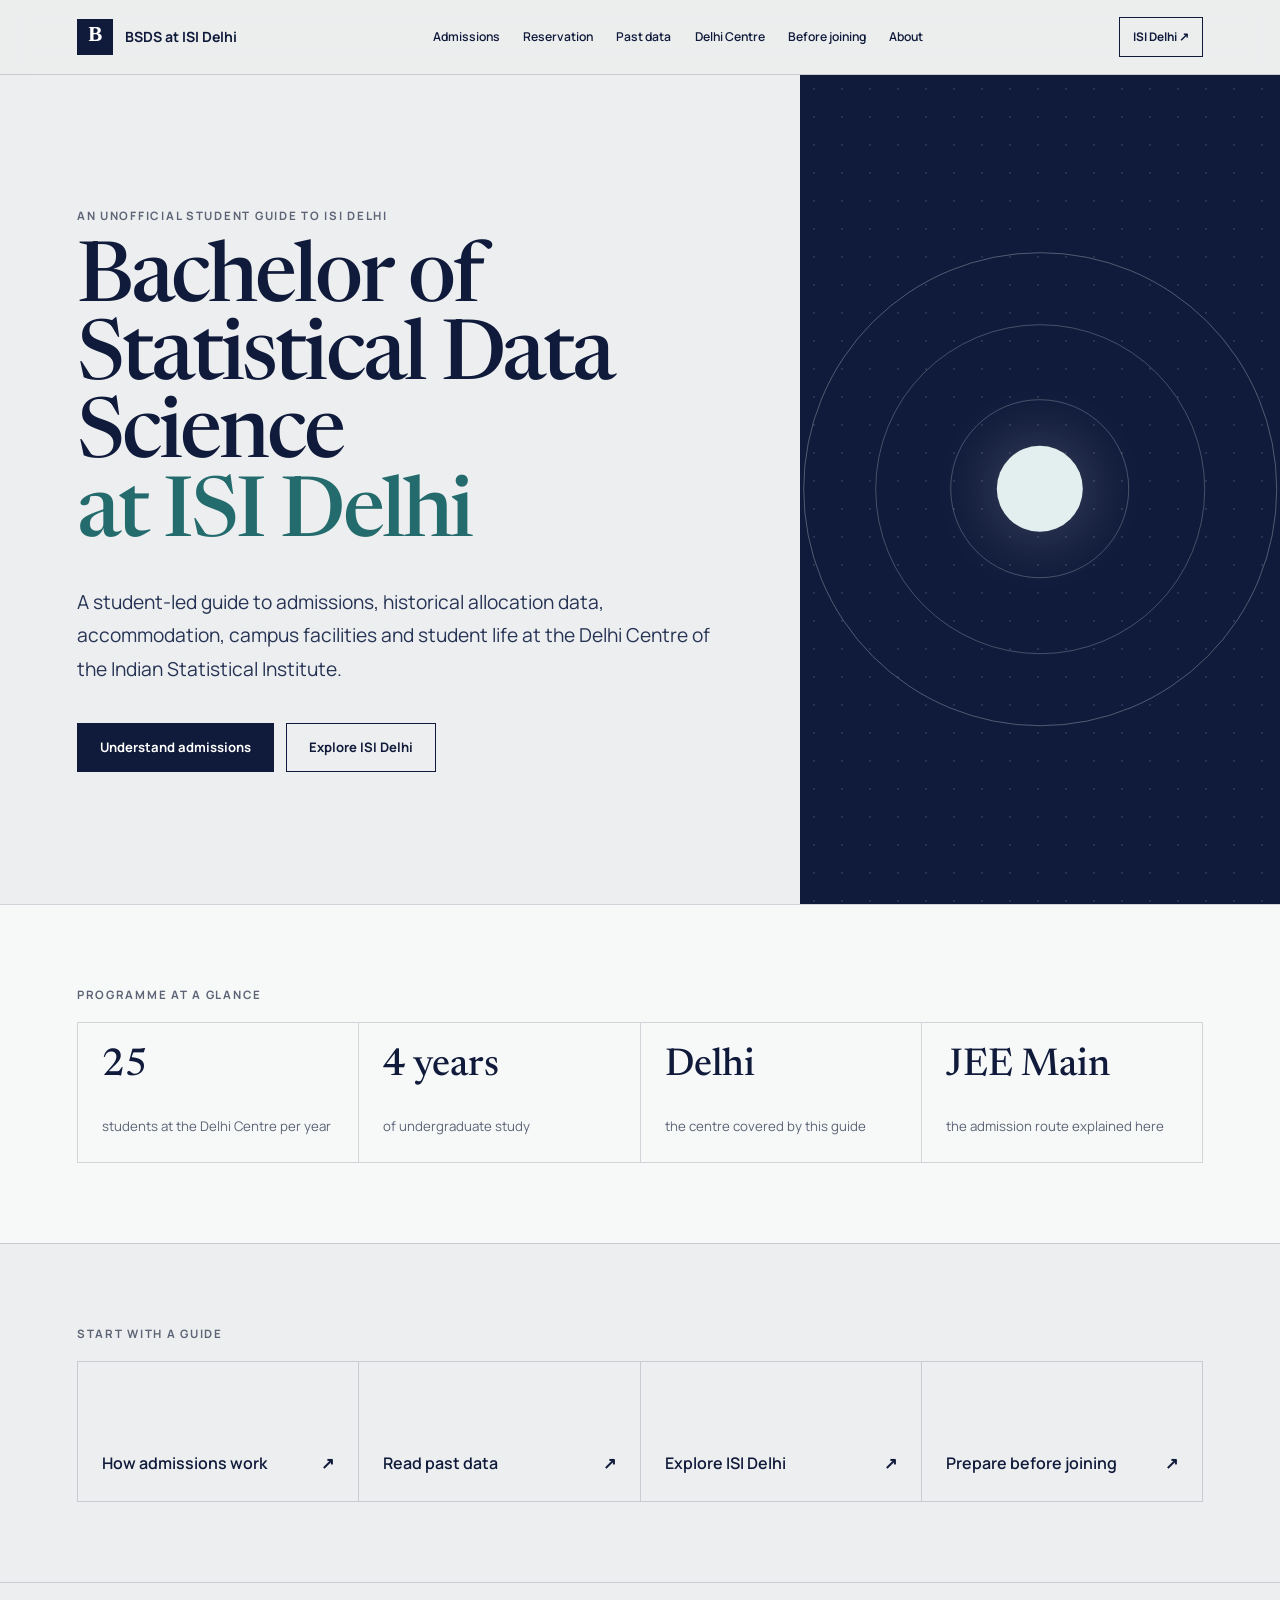
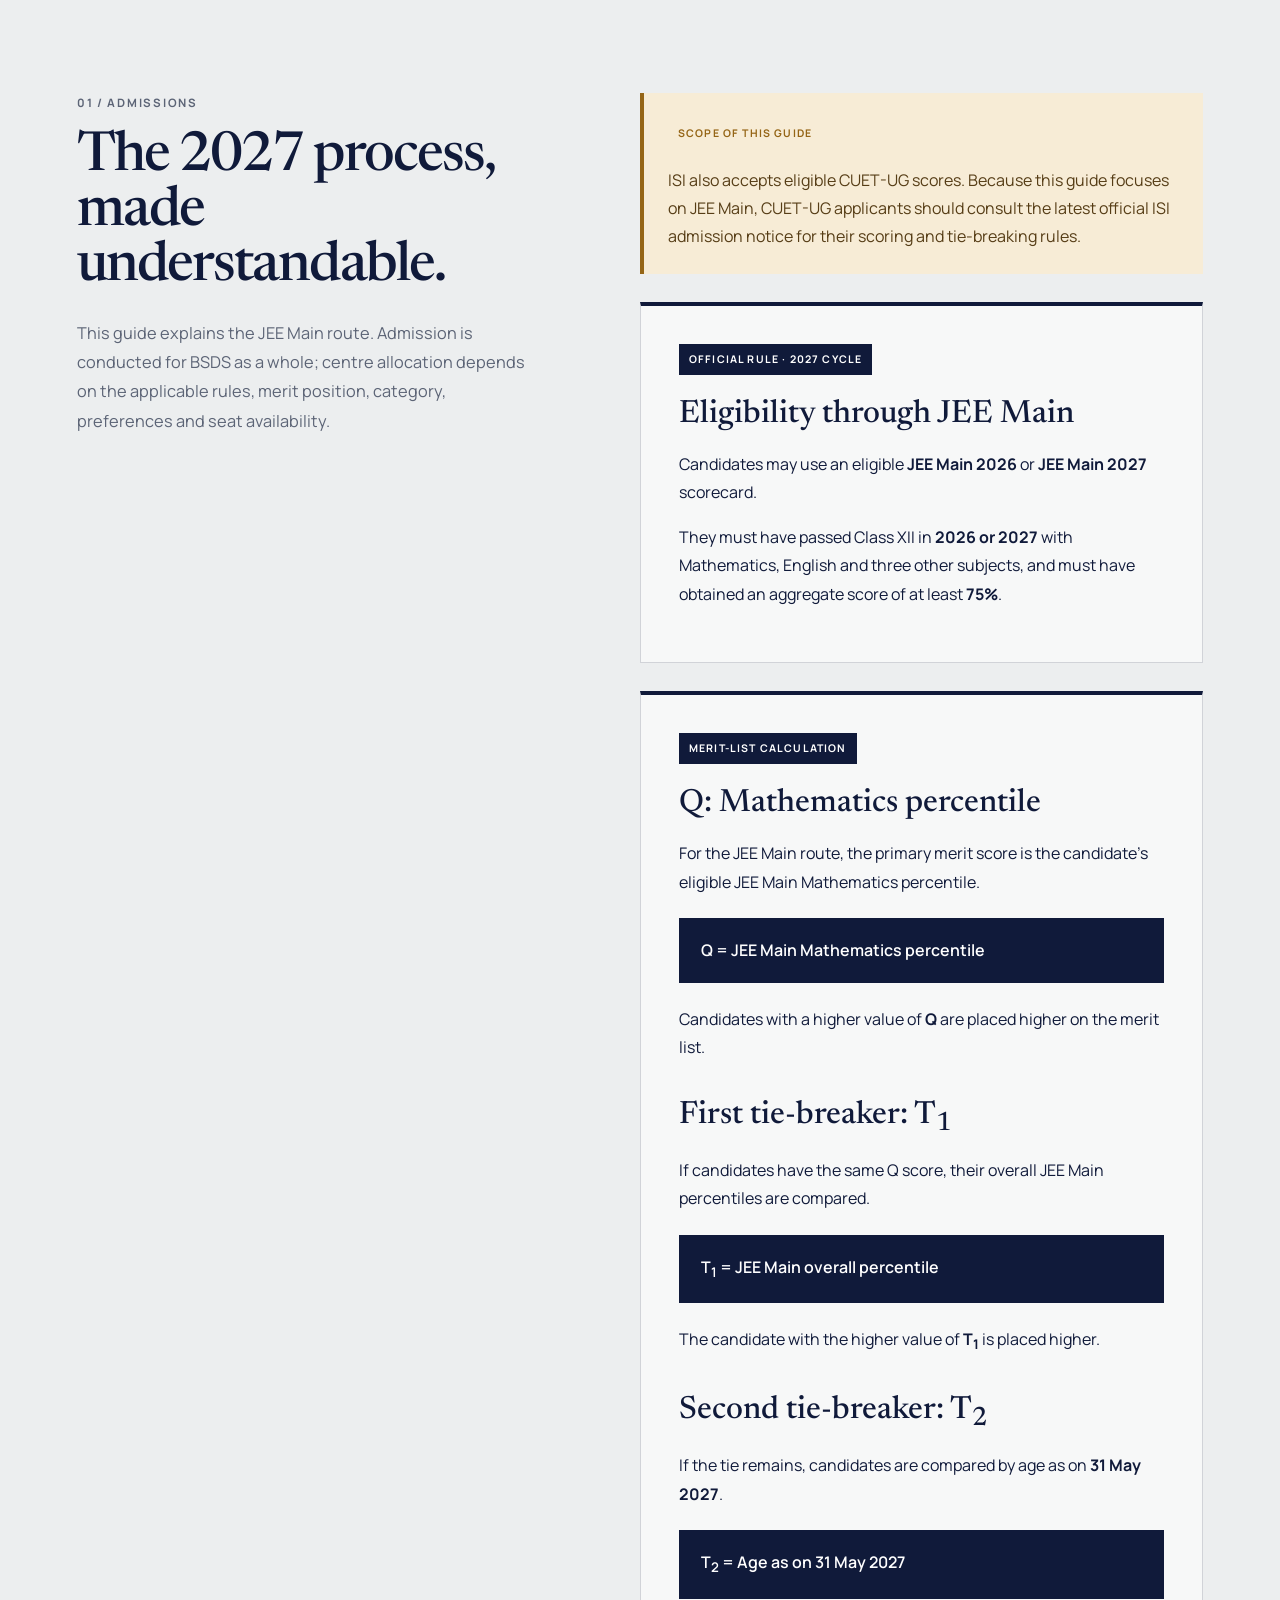
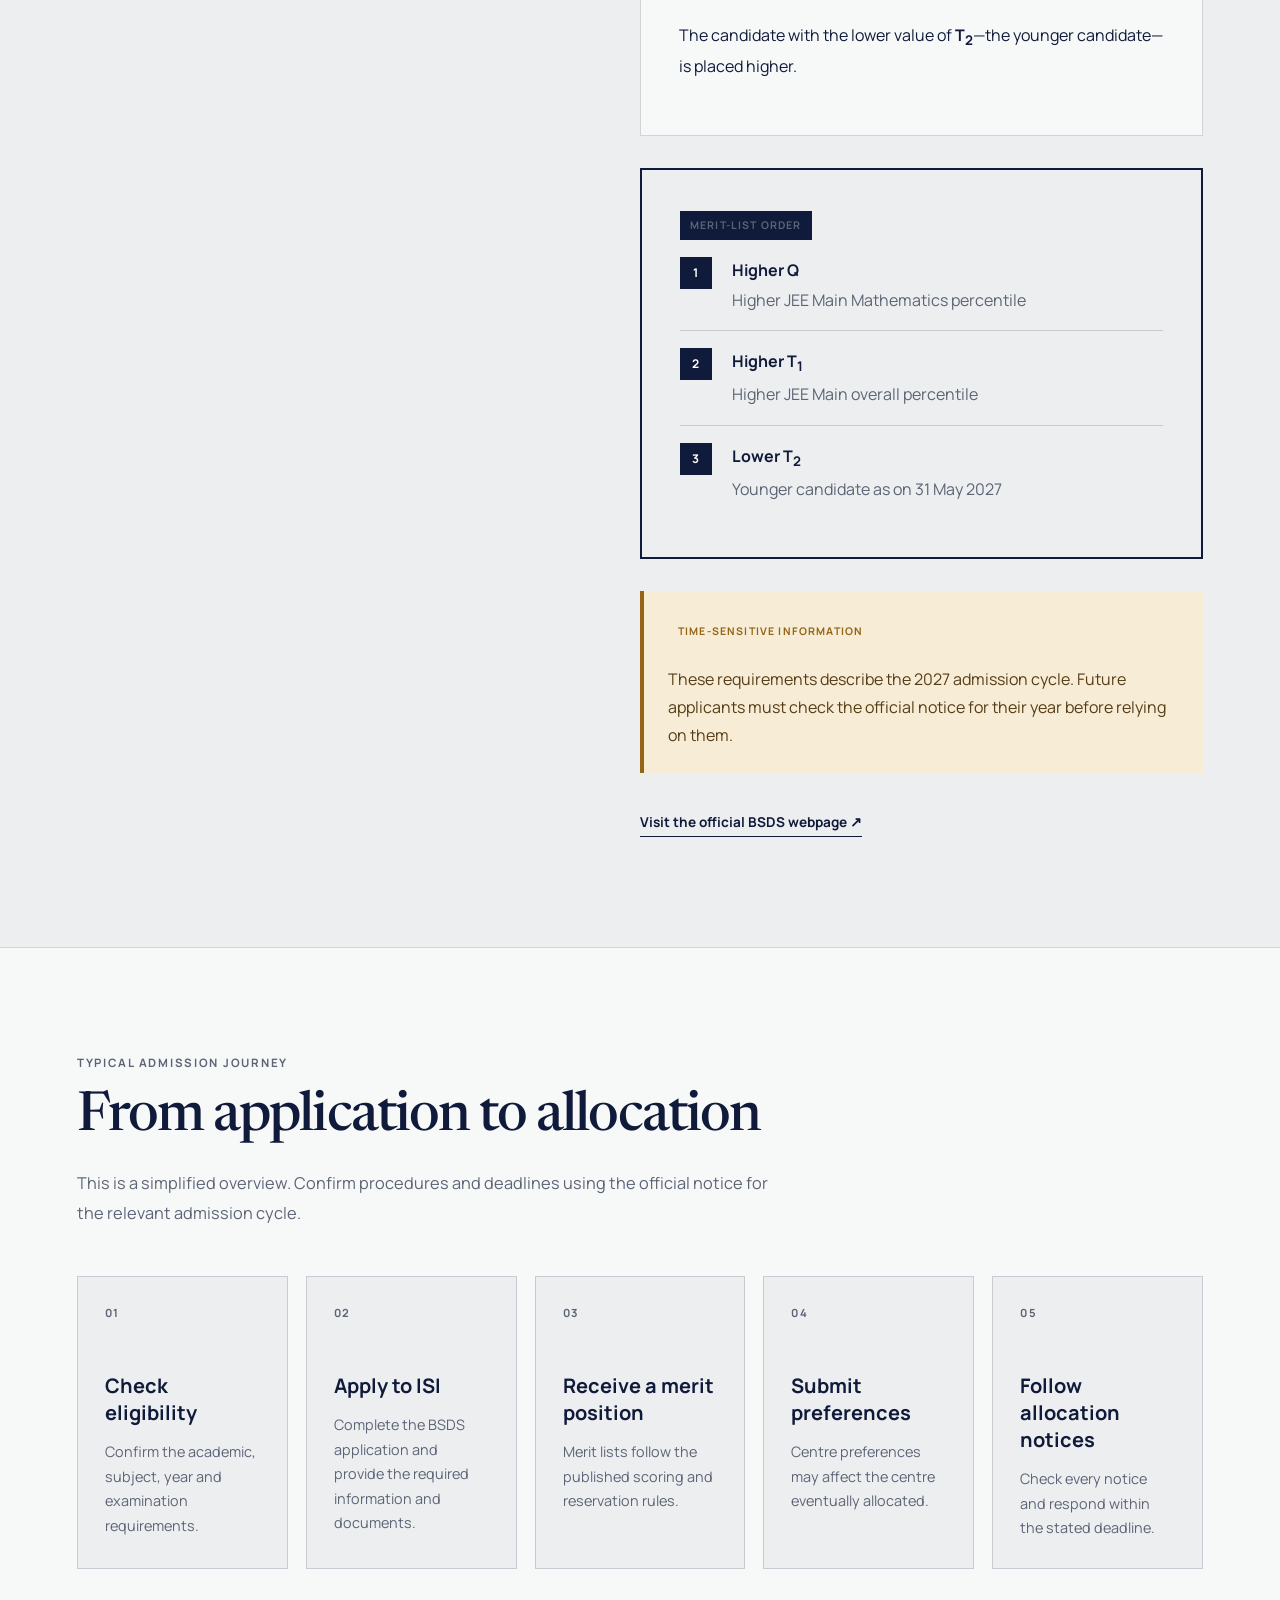
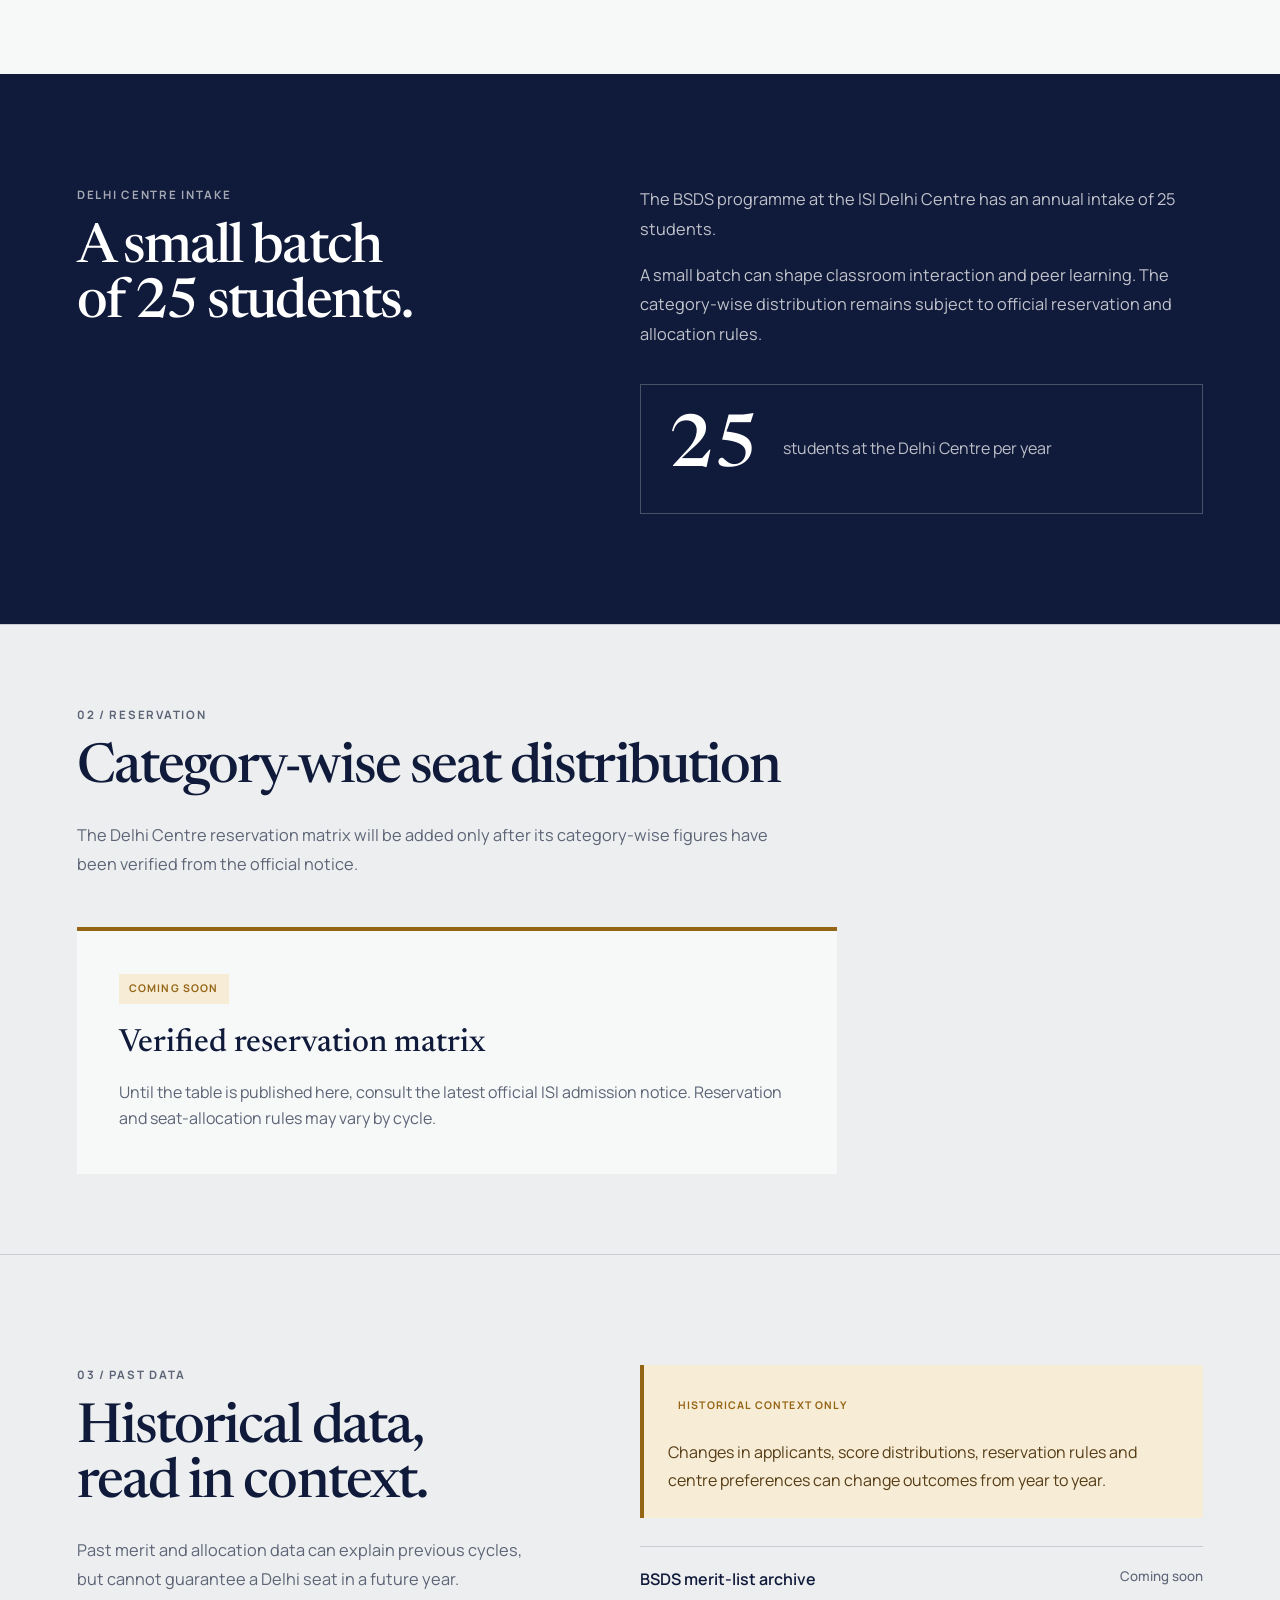
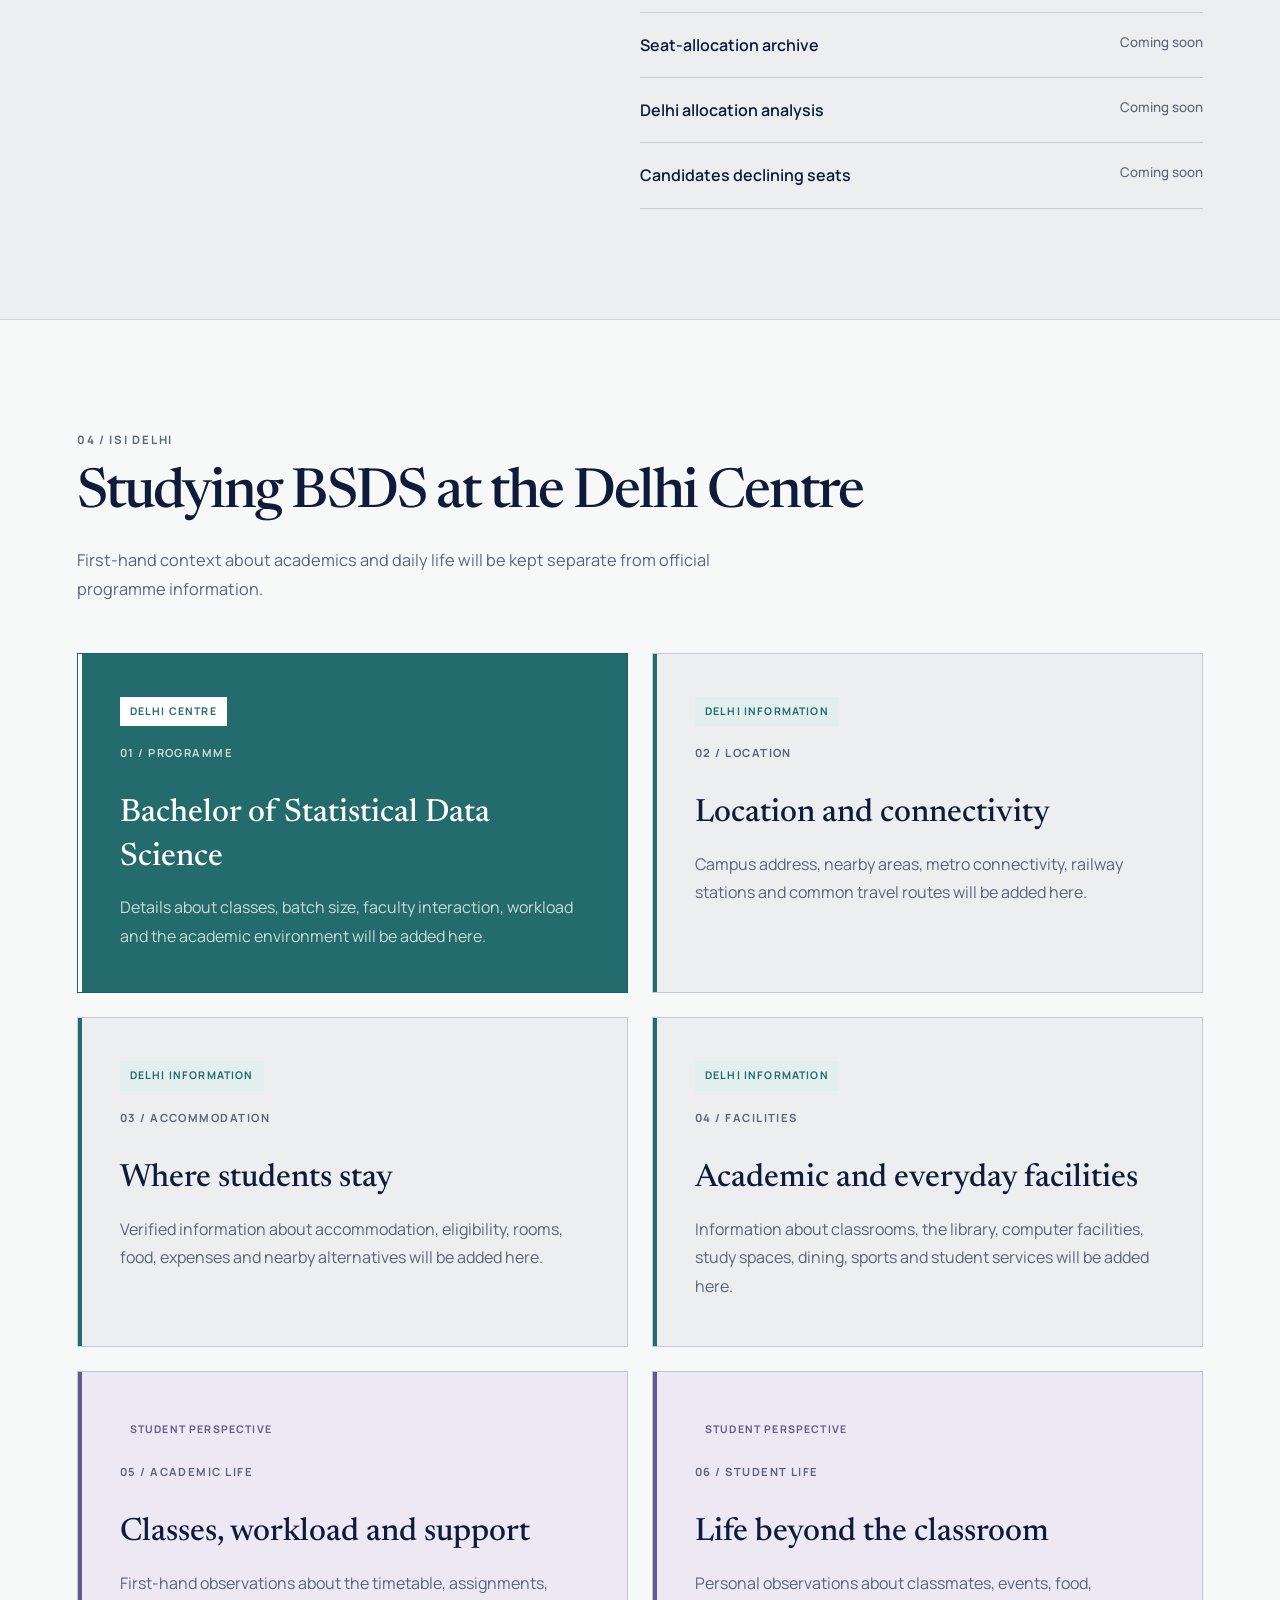
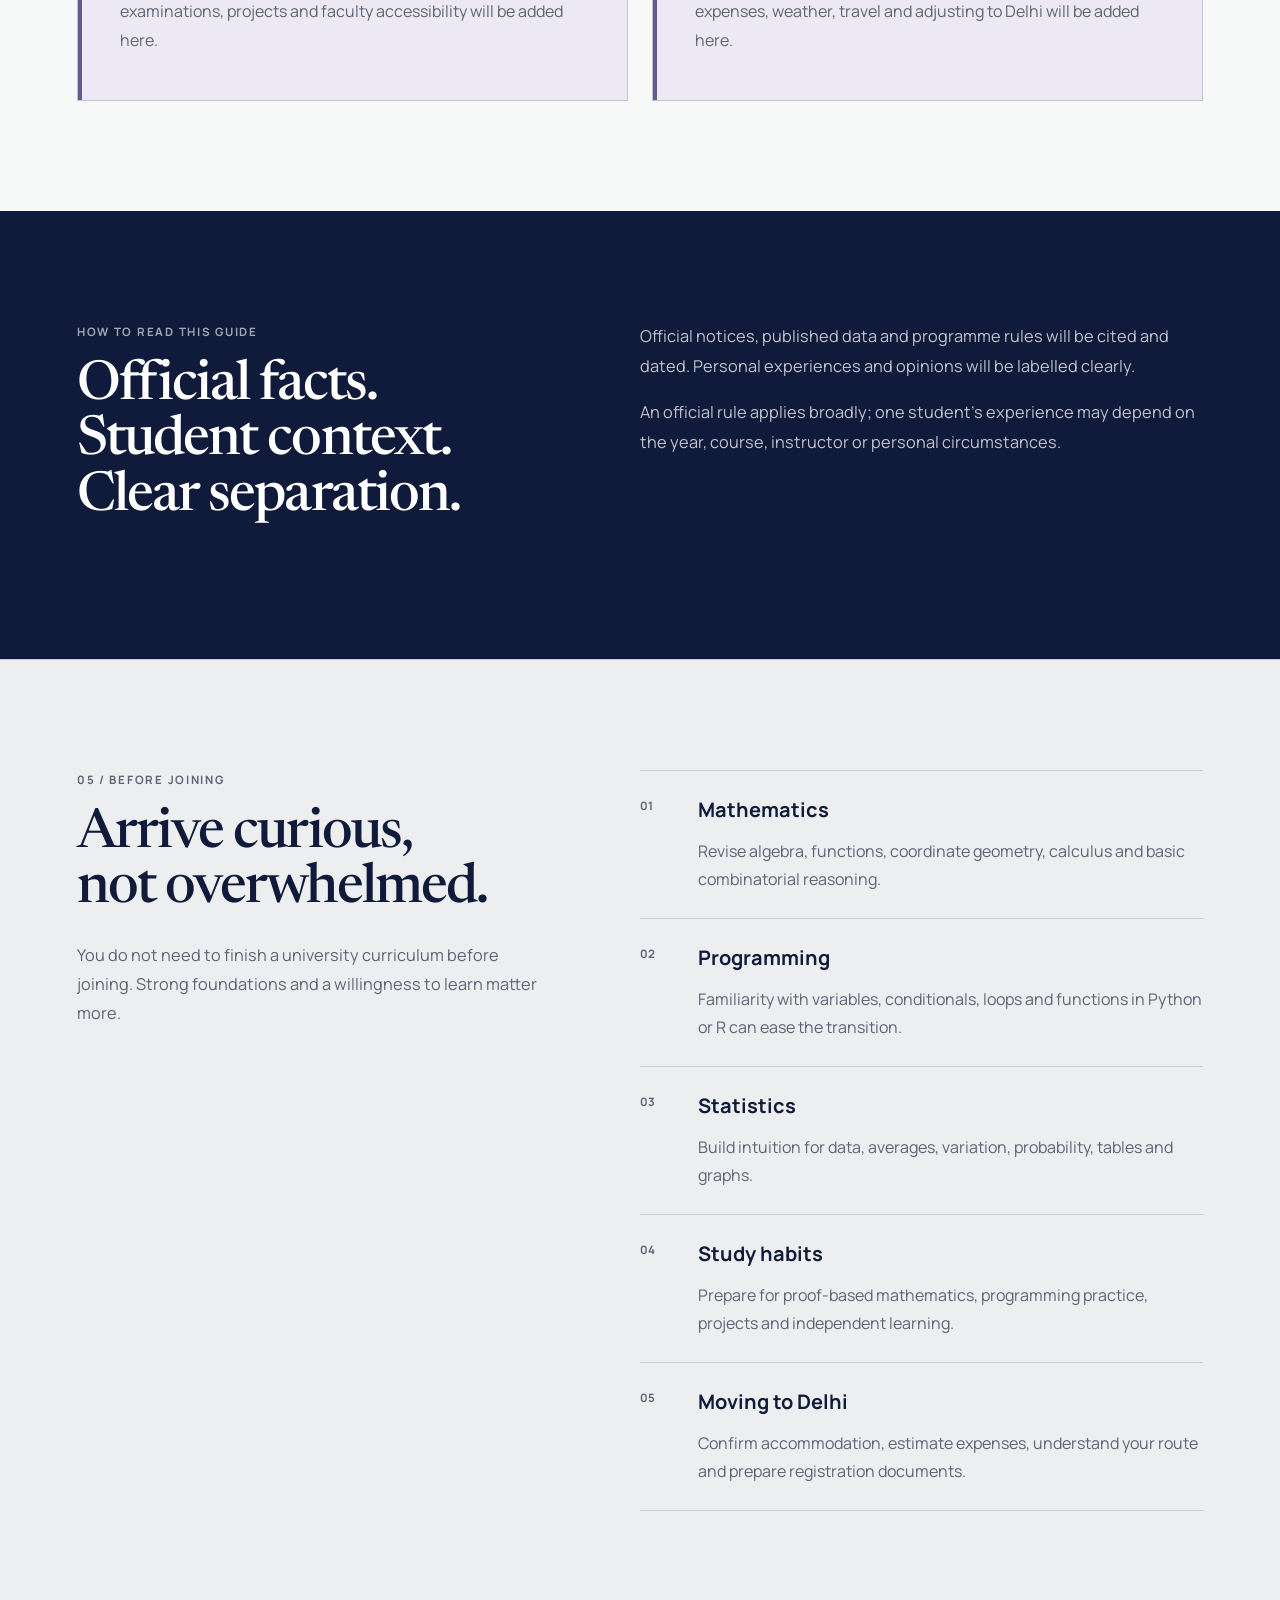
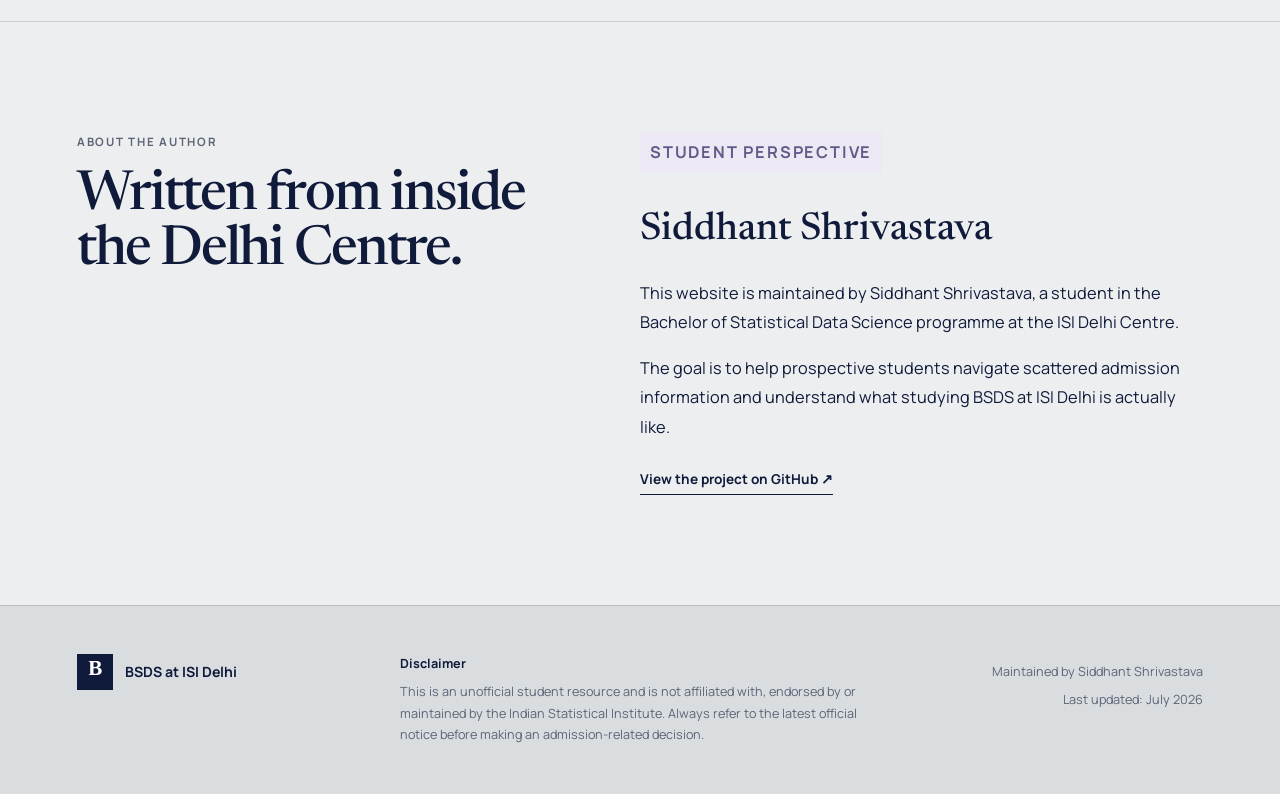
<file: index.html>
<!doctype html>
<html lang="en">
<head>
  <meta charset="UTF-8">
  <meta name="viewport" content="width=device-width, initial-scale=1.0">
  <meta name="description" content="An unofficial student guide to BSDS admissions and student life at the ISI Delhi Centre.">
  <meta name="theme-color" content="#101a3a">
  <title>BSDS at ISI Delhi | Unofficial Student Guide</title>

  <link rel="preconnect" href="https://fonts.googleapis.com">
  <link rel="preconnect" href="https://fonts.gstatic.com" crossorigin>
  <link href="https://fonts.googleapis.com/css2?family=Manrope:wght@400;500;600;700&family=Newsreader:opsz,wght@6..72,500;6..72,650&display=swap" rel="stylesheet">
  <link rel="stylesheet" href="styles.css">
</head>

<body>
  <a class="skip-link" href="#main-content">Skip to main content</a>

  <header class="site-header">
    <a class="brand" href="#top" aria-label="BSDS at ISI Delhi — return to top">
      <span class="monogram" aria-hidden="true">B</span>
      <span>BSDS at ISI Delhi</span>
    </a>

    <nav class="desktop-nav" aria-label="Main navigation">
      <a href="#admissions">Admissions</a>
      <a href="#reservation">Reservation</a>
      <a href="#past-data">Past data</a>
      <a href="#delhi-centre">Delhi Centre</a>
      <a href="#before-joining">Before joining</a>
      <a href="#about">About</a>
    </nav>

    <a class="header-link" href="https://www.isid.ac.in/" target="_blank" rel="noopener noreferrer">ISI Delhi ↗</a>

    <details class="mobile-menu">
      <summary aria-label="Open navigation">Menu</summary>
      <nav aria-label="Mobile navigation">
        <a href="#admissions">Admissions</a>
        <a href="#reservation">Reservation</a>
        <a href="#past-data">Past data</a>
        <a href="#delhi-centre">Delhi Centre</a>
        <a href="#before-joining">Before joining</a>
        <a href="#about">About</a>
      </nav>
    </details>
  </header>

  <main id="main-content">
    <section class="hero" id="top">
      <div class="hero-copy">
        <p class="eyebrow">An unofficial student guide to ISI Delhi</p>
        <h1>Bachelor of<br>Statistical Data Science<br><span>at ISI Delhi</span></h1>
        <p class="lede">A student-led guide to admissions, historical allocation data, accommodation, campus facilities and student life at the Delhi Centre of the Indian Statistical Institute.</p>
        <div class="actions">
          <a class="button button-primary" href="#admissions">Understand admissions</a>
          <a class="button button-secondary" href="#delhi-centre">Explore ISI Delhi</a>
        </div>
      </div>

      <div class="hero-art" aria-hidden="true">
        <div class="dots"></div>
        <div class="rings"></div>
        <div class="orb"></div>
      </div>
    </section>

    <section class="facts" aria-labelledby="facts-title">
      <p class="eyebrow" id="facts-title">Programme at a glance</p>
      <div class="fact-grid">
        <article><strong>25</strong><span>students at the Delhi Centre per year</span></article>
        <article><strong>4 years</strong><span>of undergraduate study</span></article>
        <article><strong>Delhi</strong><span>the centre covered by this guide</span></article>
        <article><strong>JEE Main</strong><span>the admission route explained here</span></article>
      </div>
    </section>

    <section class="quick-links" aria-labelledby="quick-title">
      <p class="eyebrow" id="quick-title">Start with a guide</p>
      <div class="quick-grid">
        <a href="#admissions"><span>How admissions work</span><span aria-hidden="true">↗</span></a>
        <a href="#past-data"><span>Read past data</span><span aria-hidden="true">↗</span></a>
        <a href="#delhi-centre"><span>Explore ISI Delhi</span><span aria-hidden="true">↗</span></a>
        <a href="#before-joining"><span>Prepare before joining</span><span aria-hidden="true">↗</span></a>
      </div>
    </section>

    <section class="split-section" id="admissions">
      <div class="section-intro">
        <p class="section-number">01 / Admissions</p>
        <h2>The 2027 process,<br>made understandable.</h2>
        <p class="section-summary">This guide explains the JEE Main route. Admission is conducted for BSDS as a whole; centre allocation depends on the applicable rules, merit position, category, preferences and seat availability.</p>
      </div>

      <div class="section-content">
        <aside class="notice warning-notice">
          <p class="content-label warning-label">Scope of this guide</p>
          <p>ISI also accepts eligible CUET-UG scores. Because this guide focuses on JEE Main, CUET-UG applicants should consult the latest official ISI admission notice for their scoring and tie-breaking rules.</p>
        </aside>

        <article class="information-box official-box">
          <p class="content-label official-label">Official rule · 2027 cycle</p>
          <h3>Eligibility through JEE Main</h3>
          <p>Candidates may use an eligible <strong>JEE Main 2026</strong> or <strong>JEE Main 2027</strong> scorecard.</p>
          <p>They must have passed Class XII in <strong>2026 or 2027</strong> with Mathematics, English and three other subjects, and must have obtained an aggregate score of at least <strong>75%</strong>.</p>
        </article>

        <article class="information-box official-box">
          <p class="content-label official-label">Merit-list calculation</p>
          <h3>Q: Mathematics percentile</h3>
          <p>For the JEE Main route, the primary merit score is the candidate’s eligible JEE Main Mathematics percentile.</p>
          <div class="formula">Q = JEE Main Mathematics percentile</div>
          <p>Candidates with a higher value of <strong>Q</strong> are placed higher on the merit list.</p>

          <h3>First tie-breaker: T<sub>1</sub></h3>
          <p>If candidates have the same Q score, their overall JEE Main percentiles are compared.</p>
          <div class="formula">T<sub>1</sub> = JEE Main overall percentile</div>
          <p>The candidate with the higher value of <strong>T<sub>1</sub></strong> is placed higher.</p>

          <h3>Second tie-breaker: T<sub>2</sub></h3>
          <p>If the tie remains, candidates are compared by age as on <strong>31 May 2027</strong>.</p>
          <div class="formula">T<sub>2</sub> = Age as on 31 May 2027</div>
          <p>The candidate with the lower value of <strong>T<sub>2</sub></strong>—the younger candidate—is placed higher.</p>
        </article>

        <div class="ranking-card" aria-label="Merit-list ranking order">
          <p class="content-label official-label">Merit-list order</p>
          <ol>
            <li><span>1</span><div><strong>Higher Q</strong><p>Higher JEE Main Mathematics percentile</p></div></li>
            <li><span>2</span><div><strong>Higher T<sub>1</sub></strong><p>Higher JEE Main overall percentile</p></div></li>
            <li><span>3</span><div><strong>Lower T<sub>2</sub></strong><p>Younger candidate as on 31 May 2027</p></div></li>
          </ol>
        </div>

        <aside class="notice date-notice">
          <p class="content-label warning-label">Time-sensitive information</p>
          <p>These requirements describe the 2027 admission cycle. Future applicants must check the official notice for their year before relying on them.</p>
        </aside>

        <a class="text-link" href="https://www.isical.ac.in/~deanweb/bsds.html" target="_blank" rel="noopener noreferrer">Visit the official BSDS webpage ↗</a>
      </div>
    </section>

    <section class="journey-section" aria-labelledby="journey-title">
      <div class="wide-heading">
        <p class="section-number">Typical admission journey</p>
        <h2 id="journey-title">From application to allocation</h2>
        <p>This is a simplified overview. Confirm procedures and deadlines using the official notice for the relevant admission cycle.</p>
      </div>
      <div class="journey-grid">
        <article><span>01</span><h3>Check eligibility</h3><p>Confirm the academic, subject, year and examination requirements.</p></article>
        <article><span>02</span><h3>Apply to ISI</h3><p>Complete the BSDS application and provide the required information and documents.</p></article>
        <article><span>03</span><h3>Receive a merit position</h3><p>Merit lists follow the published scoring and reservation rules.</p></article>
        <article><span>04</span><h3>Submit preferences</h3><p>Centre preferences may affect the centre eventually allocated.</p></article>
        <article><span>05</span><h3>Follow allocation notices</h3><p>Check every notice and respond within the stated deadline.</p></article>
      </div>
    </section>

    <section class="dark-section intake-section">
      <div>
        <p class="eyebrow">Delhi Centre intake</p>
        <h2>A small batch<br>of 25 students.</h2>
      </div>
      <div class="dark-copy">
        <p>The BSDS programme at the ISI Delhi Centre has an annual intake of 25 students.</p>
        <p>A small batch can shape classroom interaction and peer learning. The category-wise distribution remains subject to official reservation and allocation rules.</p>
        <div class="intake-stat"><strong>25</strong><span>students at the Delhi Centre per year</span></div>
      </div>
    </section>

    <section class="standard-section" id="reservation">
      <div class="wide-heading">
        <p class="section-number">02 / Reservation</p>
        <h2>Category-wise seat distribution</h2>
        <p>The Delhi Centre reservation matrix will be added only after its category-wise figures have been verified from the official notice.</p>
      </div>
      <div class="coming-soon-card">
        <p class="content-label warning-label">Coming soon</p>
        <h3>Verified reservation matrix</h3>
        <p>Until the table is published here, consult the latest official ISI admission notice. Reservation and seat-allocation rules may vary by cycle.</p>
      </div>
    </section>

    <section class="split-section" id="past-data">
      <div class="section-intro">
        <p class="section-number">03 / Past data</p>
        <h2>Historical data,<br>read in context.</h2>
        <p class="section-summary">Past merit and allocation data can explain previous cycles, but cannot guarantee a Delhi seat in a future year.</p>
      </div>
      <div class="section-content">
        <aside class="notice warning-notice">
          <p class="content-label warning-label">Historical context only</p>
          <p>Changes in applicants, score distributions, reservation rules and centre preferences can change outcomes from year to year.</p>
        </aside>
        <div class="resource-list" aria-label="Planned historical data resources">
          <div><span>BSDS merit-list archive</span><small>Coming soon</small></div>
          <div><span>Seat-allocation archive</span><small>Coming soon</small></div>
          <div><span>Delhi allocation analysis</span><small>Coming soon</small></div>
          <div><span>Candidates declining seats</span><small>Coming soon</small></div>
        </div>
      </div>
    </section>

    <section class="delhi-section" id="delhi-centre">
      <div class="wide-heading">
        <p class="section-number">04 / ISI Delhi</p>
        <h2>Studying BSDS at the Delhi Centre</h2>
        <p>First-hand context about academics and daily life will be kept separate from official programme information.</p>
      </div>
      <div class="delhi-grid">
        <article class="delhi-card featured"><p class="content-label delhi-label">Delhi Centre</p><span class="card-number">01 / Programme</span><h3>Bachelor of Statistical Data Science</h3><p>Details about classes, batch size, faculty interaction, workload and the academic environment will be added here.</p></article>
        <article class="delhi-card"><p class="content-label delhi-label">Delhi information</p><span class="card-number">02 / Location</span><h3>Location and connectivity</h3><p>Campus address, nearby areas, metro connectivity, railway stations and common travel routes will be added here.</p></article>
        <article class="delhi-card" id="accommodation"><p class="content-label delhi-label">Delhi information</p><span class="card-number">03 / Accommodation</span><h3>Where students stay</h3><p>Verified information about accommodation, eligibility, rooms, food, expenses and nearby alternatives will be added here.</p></article>
        <article class="delhi-card"><p class="content-label delhi-label">Delhi information</p><span class="card-number">04 / Facilities</span><h3>Academic and everyday facilities</h3><p>Information about classrooms, the library, computer facilities, study spaces, dining, sports and student services will be added here.</p></article>
        <article class="delhi-card perspective-card"><p class="content-label perspective-label">Student perspective</p><span class="card-number">05 / Academic life</span><h3>Classes, workload and support</h3><p>First-hand observations about the timetable, assignments, examinations, projects and faculty accessibility will be added here.</p></article>
        <article class="delhi-card perspective-card"><p class="content-label perspective-label">Student perspective</p><span class="card-number">06 / Student life</span><h3>Life beyond the classroom</h3><p>Personal observations about classmates, events, food, expenses, weather, travel and adjusting to Delhi will be added here.</p></article>
      </div>
    </section>

    <section class="dark-section method-section">
      <div><p class="eyebrow">How to read this guide</p><h2>Official facts.<br>Student context.<br>Clear separation.</h2></div>
      <div class="dark-copy"><p>Official notices, published data and programme rules will be cited and dated. Personal experiences and opinions will be labelled clearly.</p><p>An official rule applies broadly; one student’s experience may depend on the year, course, instructor or personal circumstances.</p></div>
    </section>

    <section class="split-section" id="before-joining">
      <div class="section-intro"><p class="section-number">05 / Before joining</p><h2>Arrive curious,<br>not overwhelmed.</h2><p class="section-summary">You do not need to finish a university curriculum before joining. Strong foundations and a willingness to learn matter more.</p></div>
      <div class="preparation-list">
        <article><span>01</span><div><h3>Mathematics</h3><p>Revise algebra, functions, coordinate geometry, calculus and basic combinatorial reasoning.</p></div></article>
        <article><span>02</span><div><h3>Programming</h3><p>Familiarity with variables, conditionals, loops and functions in Python or R can ease the transition.</p></div></article>
        <article><span>03</span><div><h3>Statistics</h3><p>Build intuition for data, averages, variation, probability, tables and graphs.</p></div></article>
        <article><span>04</span><div><h3>Study habits</h3><p>Prepare for proof-based mathematics, programming practice, projects and independent learning.</p></div></article>
        <article><span>05</span><div><h3>Moving to Delhi</h3><p>Confirm accommodation, estimate expenses, understand your route and prepare registration documents.</p></div></article>
      </div>
    </section>

    <section class="split-section about-section" id="about">
      <div class="section-intro"><p class="section-number">About the author</p><h2>Written from inside<br>the Delhi Centre.</h2></div>
      <div class="section-content"><p class="content-label perspective-label">Student perspective</p><h3 class="author-name">Siddhant Shrivastava</h3><p>This website is maintained by Siddhant Shrivastava, a student in the Bachelor of Statistical Data Science programme at the ISI Delhi Centre.</p><p>The goal is to help prospective students navigate scattered admission information and understand what studying BSDS at ISI Delhi is actually like.</p><a class="text-link" href="https://github.com/sid-computing/bsds-admissions" target="_blank" rel="noopener noreferrer">View the project on GitHub ↗</a></div>
    </section>
  </main>

  <footer>
    <div class="footer-brand"><span class="monogram" aria-hidden="true">B</span><strong>BSDS at ISI Delhi</strong></div>
    <div><strong>Disclaimer</strong><p>This is an unofficial student resource and is not affiliated with, endorsed by or maintained by the Indian Statistical Institute. Always refer to the latest official notice before making an admission-related decision.</p></div>
    <div class="footer-meta"><p>Maintained by Siddhant Shrivastava</p><p>Last updated: July 2026</p></div>
  </footer>
</body>
</html>
</file>
<file: styles.css>
:root {
  --silver: #eceeef;
  --silver-light: #f7f8f8;
  --silver-dark: #d9dddf;
  --midnight: #101a3a;
  --midnight-soft: #263354;
  --teal: #246b6d;
  --teal-light: #e2efee;
  --amber: #956516;
  --amber-light: #f7ecd6;
  --lavender: #625a88;
  --lavender-light: #ece9f5;
  --white: #fff;
  --muted: #5c6476;
  --line: rgba(16, 26, 58, 0.16);
  --shadow: 0 18px 45px rgba(16, 26, 58, 0.1);
  --side: clamp(22px, 6vw, 96px);
}

* { box-sizing: border-box; }
html { scroll-behavior: smooth; scroll-padding-top: 92px; }
body { margin: 0; background: var(--silver); color: var(--midnight); font-family: "Manrope", sans-serif; line-height: 1.65; }
a { color: inherit; }
h1, h2, h3, p { margin-top: 0; }
h1, h2 { font-family: "Newsreader", serif; font-weight: 500; letter-spacing: -0.035em; }
h1 { margin-bottom: 30px; font-size: clamp(3.25rem, 6.5vw, 6.8rem); line-height: .94; }
h1 span { color: var(--teal); }
h2 { margin-bottom: 24px; font-size: clamp(2.5rem, 4.3vw, 4.8rem); line-height: 1; }
h3 { margin-bottom: 14px; font-size: 1.25rem; line-height: 1.35; }
section { scroll-margin-top: 92px; }
.skip-link { position: fixed; top: 8px; left: 8px; z-index: 1000; padding: 10px 14px; background: var(--white); transform: translateY(-150%); }
.skip-link:focus { transform: translateY(0); }
.eyebrow, .section-number { margin-bottom: 18px; color: var(--muted); font-size: .72rem; font-weight: 700; letter-spacing: .15em; text-transform: uppercase; }

.site-header { position: sticky; top: 0; z-index: 100; display: grid; grid-template-columns: auto 1fr auto; align-items: center; gap: 32px; padding: 17px var(--side); background: rgba(236,238,239,.94); border-bottom: 1px solid var(--line); backdrop-filter: blur(14px); }
.brand, .footer-brand { display: inline-flex; align-items: center; gap: 12px; font-size: .88rem; font-weight: 700; text-decoration: none; }
.monogram { display: inline-grid; width: 36px; height: 36px; flex: 0 0 auto; place-items: center; background: var(--midnight); color: var(--white); font-family: "Newsreader", serif; font-size: 1.3rem; }
.desktop-nav { display: flex; justify-content: center; gap: clamp(14px, 1.8vw, 28px); }
.desktop-nav a { position: relative; font-size: .76rem; font-weight: 600; text-decoration: none; }
.desktop-nav a::after { position: absolute; right: 0; bottom: -6px; left: 0; height: 1px; background: currentColor; content: ""; transform: scaleX(0); transition: transform .18s ease; }
.desktop-nav a:hover::after, .desktop-nav a:focus-visible::after { transform: scaleX(1); }
.header-link { padding: 9px 13px; border: 1px solid var(--midnight); font-size: .74rem; font-weight: 700; text-decoration: none; }
.header-link:hover { background: var(--midnight); color: var(--white); }
.mobile-menu { display: none; position: relative; }
.mobile-menu summary { padding: 9px 12px; border: 1px solid var(--midnight); font-size: .75rem; font-weight: 700; cursor: pointer; list-style: none; }
.mobile-menu summary::-webkit-details-marker { display: none; }
.mobile-menu nav { position: absolute; top: calc(100% + 10px); right: 0; width: 230px; padding: 8px; background: var(--silver-light); border: 1px solid var(--line); box-shadow: var(--shadow); }
.mobile-menu nav a { display: block; padding: 12px; font-size: .82rem; font-weight: 600; text-decoration: none; }
.mobile-menu nav a:hover { background: var(--midnight); color: var(--white); }

.hero { display: grid; grid-template-columns: minmax(0,1.25fr) minmax(320px,.75fr); min-height: calc(100vh - 71px); overflow: hidden; }
.hero-copy { display: flex; flex-direction: column; justify-content: center; padding: 100px var(--side); }
.lede { max-width: 720px; margin-bottom: 36px; color: var(--midnight-soft); font-size: clamp(1.05rem,1.5vw,1.32rem); line-height: 1.75; }
.actions { display: flex; flex-wrap: wrap; gap: 12px; }
.button { display: inline-flex; min-height: 48px; align-items: center; justify-content: center; padding: 13px 22px; border: 1px solid var(--midnight); font-size: .82rem; font-weight: 700; text-decoration: none; transition: transform .18s ease; }
.button:hover { transform: translateY(-2px); }
.button-primary { background: var(--midnight); color: var(--white); }
.button-primary:hover { background: var(--midnight-soft); }
.hero-art { position: relative; min-height: 500px; overflow: hidden; background: var(--midnight); }
.dots { position: absolute; inset: 0; background-image: radial-gradient(rgba(255,255,255,.35) 1px,transparent 1px); background-size: 28px 28px; opacity: .3; }
.rings { position: absolute; top: 50%; left: 50%; width: min(37vw,530px); aspect-ratio: 1; border: 1px solid rgba(255,255,255,.28); border-radius: 50%; transform: translate(-50%,-50%); }
.rings::before, .rings::after { position: absolute; border: 1px solid rgba(255,255,255,.23); border-radius: 50%; content: ""; inset: 15%; }
.rings::after { inset: 31%; }
.orb { position: absolute; top: 50%; left: 50%; width: 18%; aspect-ratio: 1; background: var(--teal-light); border-radius: 50%; box-shadow: 0 0 70px rgba(226,239,238,.3); transform: translate(-50%,-50%); }

.facts, .quick-links, .standard-section, .journey-section, .delhi-section { padding: 80px var(--side); border-top: 1px solid var(--line); }
.facts { background: var(--silver-light); }
.fact-grid, .quick-grid { display: grid; grid-template-columns: repeat(4,minmax(0,1fr)); border-top: 1px solid var(--line); border-left: 1px solid var(--line); }
.fact-grid article, .quick-grid a { min-height: 140px; padding: 24px; border-right: 1px solid var(--line); border-bottom: 1px solid var(--line); }
.fact-grid article { display: flex; flex-direction: column; justify-content: space-between; }
.fact-grid strong { font-family: "Newsreader", serif; font-size: clamp(2rem,3vw,3.4rem); font-weight: 500; line-height: 1; }
.fact-grid span { color: var(--muted); font-size: .83rem; }
.quick-grid a { display: flex; align-items: flex-end; justify-content: space-between; gap: 20px; font-weight: 600; text-decoration: none; transition: background .18s,color .18s; }
.quick-grid a:hover { background: var(--midnight); color: var(--white); }

.split-section, .dark-section { display: grid; grid-template-columns: minmax(0,.9fr) minmax(0,1.1fr); gap: clamp(48px,8vw,130px); padding: 110px var(--side); border-top: 1px solid var(--line); }
.section-intro { align-self: start; }
.section-intro h2 { max-width: 680px; }
.section-summary, .wide-heading > p:not(.section-number) { max-width: 720px; color: var(--muted); font-size: 1.02rem; line-height: 1.8; }
.section-content { max-width: 760px; }
.section-content > p { font-size: 1.02rem; line-height: 1.8; }
.wide-heading { max-width: 850px; margin-bottom: 48px; }
.content-label { display: inline-flex; width: fit-content; margin-bottom: 18px; padding: 6px 10px; font-size: .66rem; font-weight: 700; letter-spacing: .11em; text-transform: uppercase; }
.official-label { background: var(--midnight); color: var(--white); }
.delhi-label { background: var(--teal-light); color: var(--teal); }
.warning-label { background: var(--amber-light); color: var(--amber); }
.perspective-label { background: var(--lavender-light); color: var(--lavender); }
.notice { margin-bottom: 28px; padding: 24px; line-height: 1.75; }
.notice p:last-child { margin-bottom: 0; }
.warning-notice, .date-notice { background: var(--amber-light); border-left: 4px solid var(--amber); color: #563d16; }
.information-box { margin: 28px 0; padding: clamp(26px,4vw,38px); background: var(--silver-light); border: 1px solid var(--line); }
.official-box { border-top: 4px solid var(--midnight); }
.information-box h3 { margin-top: 32px; font-family: "Newsreader",serif; font-size: clamp(1.7rem,2.5vw,2.4rem); font-weight: 500; }
.information-box .content-label + h3 { margin-top: 0; }
.information-box p { line-height: 1.78; }
.formula { margin: 22px 0; padding: 19px 22px; overflow-x: auto; background: var(--midnight); color: var(--white); font-weight: 600; white-space: nowrap; }
.ranking-card { margin: 32px 0; padding: clamp(26px,4vw,38px); border: 2px solid var(--midnight); }
.ranking-card ol { margin: 0; padding: 0; list-style: none; }
.ranking-card li { display: grid; grid-template-columns: 38px 1fr; gap: 14px; padding: 17px 0; border-bottom: 1px solid var(--line); }
.ranking-card li:last-child { border-bottom: 0; }
.ranking-card li > span { display: grid; width: 32px; height: 32px; place-items: center; background: var(--midnight); color: var(--white); font-size: .75rem; font-weight: 700; }
.ranking-card p { margin: 3px 0 0; color: var(--muted); }
.text-link { display: inline-block; margin-top: 10px; padding-bottom: 3px; border-bottom: 1px solid currentColor; font-size: .85rem; font-weight: 700; text-decoration: none; }

.journey-section { padding-top: 105px; padding-bottom: 105px; background: var(--silver-light); }
.journey-grid { display: grid; grid-template-columns: repeat(5,minmax(0,1fr)); gap: 18px; }
.journey-grid article { min-height: 285px; padding: 27px; background: var(--silver); border: 1px solid var(--line); }
.journey-grid span, .card-number { display: block; margin-bottom: 50px; color: var(--muted); font-size: .7rem; font-weight: 700; letter-spacing: .13em; text-transform: uppercase; }
.journey-grid p { margin-bottom: 0; color: var(--muted); font-size: .9rem; line-height: 1.7; }
.dark-section { background: var(--midnight); color: var(--white); }
.dark-section .eyebrow { color: rgba(255,255,255,.62); }
.dark-copy { max-width: 700px; }
.dark-copy p { color: rgba(255,255,255,.74); font-size: 1.02rem; line-height: 1.82; }
.intake-stat { display: grid; grid-template-columns: auto 1fr; gap: 24px; align-items: center; margin-top: 34px; padding: 28px; border: 1px solid rgba(255,255,255,.24); }
.intake-stat strong { font-family: "Newsreader",serif; font-size: 4.5rem; font-weight: 500; line-height: 1; }
.intake-stat span { color: rgba(255,255,255,.72); }

.coming-soon-card { max-width: 760px; padding: clamp(28px,4vw,42px); background: var(--silver-light); border-top: 4px solid var(--amber); }
.coming-soon-card h3 { font-family: "Newsreader",serif; font-size: 2rem; font-weight: 500; }
.coming-soon-card p:last-child { margin-bottom: 0; color: var(--muted); }
.resource-list { border-top: 1px solid var(--line); }
.resource-list div { display: flex; justify-content: space-between; gap: 20px; padding: 19px 0; border-bottom: 1px solid var(--line); font-weight: 600; }
.resource-list small { color: var(--muted); font-weight: 500; }
.delhi-section { padding-top: 110px; padding-bottom: 110px; background: var(--silver-light); }
.delhi-grid { display: grid; grid-template-columns: repeat(2,minmax(0,1fr)); gap: 24px; }
.delhi-card { position: relative; min-height: 330px; overflow: hidden; padding: clamp(28px,4vw,42px); background: var(--silver); border: 1px solid var(--line); transition: transform .18s,box-shadow .18s; }
.delhi-card::before { position: absolute; top: 0; bottom: 0; left: 0; width: 4px; background: var(--teal); content: ""; }
.delhi-card:hover { box-shadow: var(--shadow); transform: translateY(-3px); }
.delhi-card .card-number { margin-bottom: 30px; }
.delhi-card h3 { font-family: "Newsreader",serif; font-size: clamp(1.8rem,2.5vw,2.6rem); font-weight: 500; }
.delhi-card p:last-child { max-width: 620px; margin-bottom: 0; color: var(--muted); line-height: 1.8; }
.delhi-card.featured { background: var(--teal); color: var(--white); }
.delhi-card.featured::before { background: var(--white); }
.delhi-card.featured .delhi-label { background: var(--white); }
.delhi-card.featured .card-number, .delhi-card.featured p:last-child { color: rgba(255,255,255,.76); }
.perspective-card { background: var(--lavender-light); border-color: rgba(98,90,136,.28); }
.perspective-card::before { background: var(--lavender); }
.preparation-list { border-top: 1px solid var(--line); }
.preparation-list article { display: grid; grid-template-columns: 42px 1fr; gap: 16px; padding: 25px 0; border-bottom: 1px solid var(--line); }
.preparation-list article > span { color: var(--muted); font-size: .72rem; font-weight: 700; }
.preparation-list p { margin-bottom: 0; color: var(--muted); line-height: 1.75; }
.author-name { margin: 14px 0 22px; font-family: "Newsreader",serif; font-size: clamp(2rem,3vw,3rem); font-weight: 500; }

footer { display: grid; grid-template-columns: .8fr 1.4fr .8fr; gap: 48px; align-items: start; padding: 48px var(--side); background: var(--silver-dark); border-top: 1px solid var(--line); font-size: .79rem; }
footer p { margin: 7px 0 0; color: var(--muted); line-height: 1.7; }
.footer-meta { text-align: right; }

@media (max-width: 1180px) {
  .site-header { grid-template-columns: auto 1fr auto; }
  .desktop-nav { display: none; }
  .header-link { justify-self: end; }
  .mobile-menu { display: block; }
  .journey-grid { grid-template-columns: repeat(2,minmax(0,1fr)); }
  .journey-grid article:last-child { grid-column: span 2; }
}

@media (max-width: 900px) {
  .hero { grid-template-columns: 1fr; }
  .hero-copy { min-height: 680px; }
  .hero-art { min-height: 430px; }
  .rings { width: min(74vw,500px); }
  .fact-grid, .quick-grid { grid-template-columns: repeat(2,minmax(0,1fr)); }
  .split-section, .dark-section { grid-template-columns: 1fr; }
  .delhi-grid { grid-template-columns: 1fr; }
  footer { grid-template-columns: 1fr 1fr; }
  .footer-meta { grid-column: 1/-1; text-align: left; }
}

@media (max-width: 680px) {
  .site-header { grid-template-columns: 1fr auto; gap: 12px; padding-top: 13px; padding-bottom: 13px; }
  .header-link { display: none; }
  .brand span:last-child { max-width: 135px; line-height: 1.2; }
  .hero-copy { min-height: auto; padding-top: 88px; padding-bottom: 88px; }
  h1 { font-size: clamp(3rem,14vw,4.6rem); }
  .hero-art { min-height: 350px; }
  .actions { flex-direction: column; }
  .button { width: 100%; }
  .facts, .quick-links, .standard-section, .journey-section, .delhi-section, .split-section, .dark-section { padding-top: 70px; padding-bottom: 70px; }
  .fact-grid, .quick-grid, .journey-grid { grid-template-columns: 1fr; }
  .journey-grid article:last-child { grid-column: auto; }
  .journey-grid article, .delhi-card { min-height: auto; }
  .fact-grid article, .quick-grid a { min-height: 118px; }
  .formula { font-size: .79rem; }
  .intake-stat { grid-template-columns: 1fr; }
  .resource-list div { align-items: flex-start; flex-direction: column; gap: 4px; }
  footer { grid-template-columns: 1fr; gap: 30px; }
  .footer-meta { grid-column: auto; }
}

@media (prefers-reduced-motion: reduce) {
  html { scroll-behavior: auto; }
  *, *::before, *::after { transition-duration: .01ms !important; }
}
</file>
